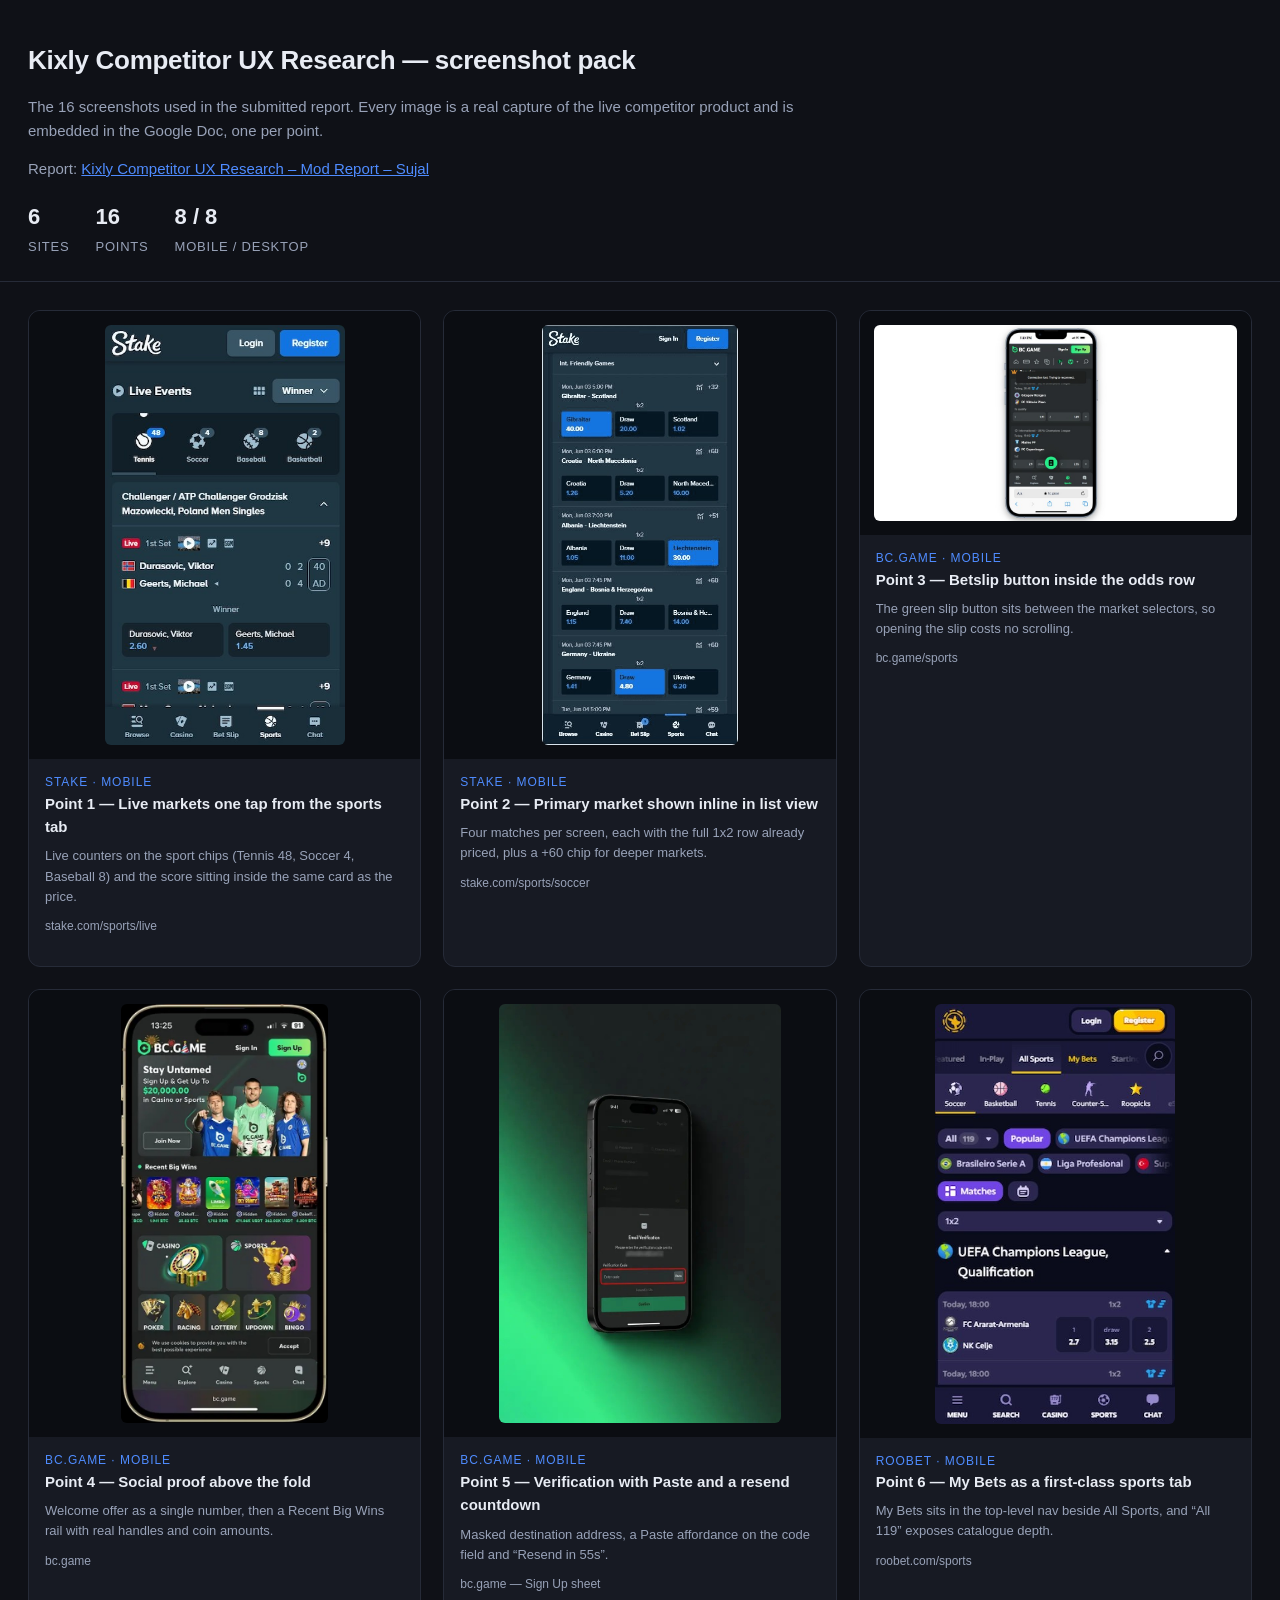
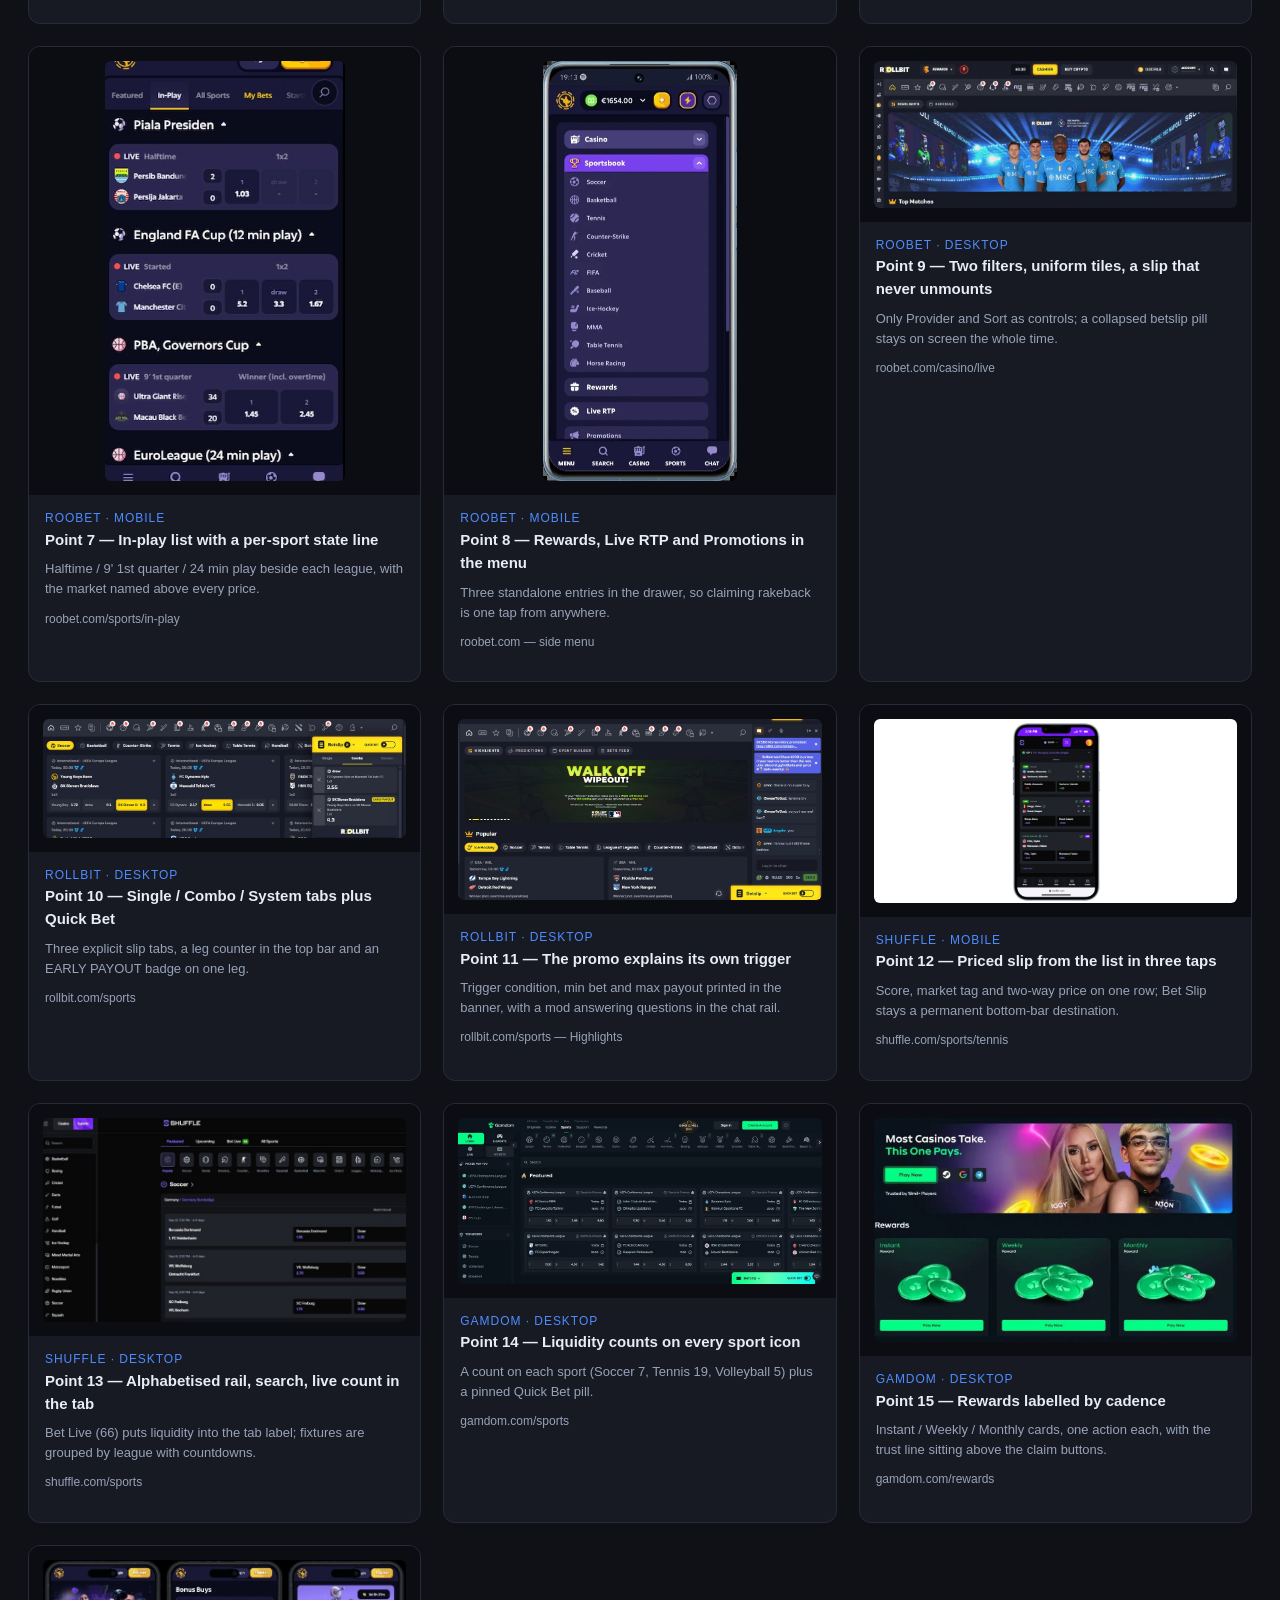
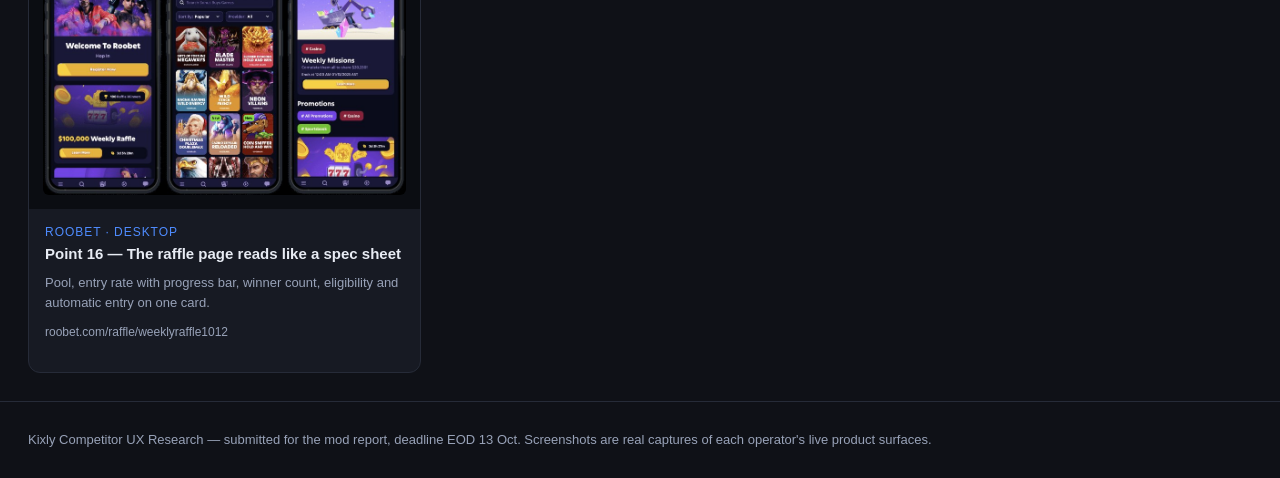
<file: index.html>
<!DOCTYPE html>
<html lang="en">
<head>
<meta charset="utf-8">
<meta name="viewport" content="width=device-width, initial-scale=1">
<title>Kixly Competitor UX Research — screenshots</title>
<style>
  :root { --bg:#0f1117; --card:#171a23; --line:#262b38; --txt:#e8ecf4; --mut:#98a2b8; --acc:#4f8cff; }
  * { box-sizing:border-box; }
  body { margin:0; background:var(--bg); color:var(--txt);
         font:15px/1.55 -apple-system,BlinkMacSystemFont,"Segoe UI",Roboto,Helvetica,Arial,sans-serif; }
  header { padding:40px 28px 24px; border-bottom:1px solid var(--line); }
  h1 { margin:0 0 8px; font-size:26px; letter-spacing:-.3px; }
  .sub { color:var(--mut); max-width:820px; }
  .sub a { color:var(--acc); }
  .stats { display:flex; gap:26px; margin-top:20px; flex-wrap:wrap; }
  .stat b { display:block; font-size:22px; }
  .stat span { color:var(--mut); font-size:13px; text-transform:uppercase; letter-spacing:.06em; }
  main { padding:28px; display:grid; gap:22px;
         grid-template-columns:repeat(auto-fill,minmax(320px,1fr)); }
  .card { background:var(--card); border:1px solid var(--line); border-radius:12px;
          overflow:hidden; display:flex; flex-direction:column; }
  .shot { background:#0b0d12; display:flex; align-items:center; justify-content:center; padding:14px; }
  .shot img { max-width:100%; max-height:420px; border-radius:6px; display:block; }
  .meta { padding:14px 16px 18px; }
  .pt { font-weight:600; font-size:15px; margin:0 0 4px; }
  .site { color:var(--acc); font-size:12px; text-transform:uppercase; letter-spacing:.08em; }
  .note { color:var(--mut); font-size:13px; margin:8px 0 0; }
  .url { margin-top:10px; font-size:12px; }
  .url a { color:var(--mut); text-decoration:none; word-break:break-all; }
  .url a:hover { color:var(--acc); }
  footer { padding:28px; color:var(--mut); border-top:1px solid var(--line); font-size:13px; }
</style>
</head>
<body>
<header>
  <h1>Kixly Competitor UX Research — screenshot pack</h1>
  <p class="sub">The 16 screenshots used in the submitted report. Every image is a real capture of the live
     competitor product and is embedded in the Google Doc, one per point.</p>
  <p class="sub">Report: <a href="https://docs.google.com/document/d/1B8rOnlHMYTDdtxUpPR-1sgoUbw02rRYSZQUYc0k0mlQ/edit">Kixly Competitor UX Research – Mod Report – Sujal</a></p>
  <div class="stats">
    <div class="stat"><b>6</b><span>sites</span></div>
    <div class="stat"><b>16</b><span>points</span></div>
    <div class="stat"><b>8 / 8</b><span>mobile / desktop</span></div>
  </div>
</header>
<main>

  <div class="card">
    <div class="shot"><img src="screenshots/01_stake_mobile_live_soccer.jpg" alt="Stake live sports"></div>
    <div class="meta"><div class="site">Stake · mobile</div><p class="pt">Point 1 — Live markets one tap from the sports tab</p>
      <p class="note">Live counters on the sport chips (Tennis 48, Soccer 4, Baseball 8) and the score sitting inside the same card as the price.</p>
      <p class="url"><a href="https://stake.com/sports/live">stake.com/sports/live</a></p></div>
  </div>

  <div class="card">
    <div class="shot"><img src="screenshots/02_stake_mobile_market_density.jpg" alt="Stake market density"></div>
    <div class="meta"><div class="site">Stake · mobile</div><p class="pt">Point 2 — Primary market shown inline in list view</p>
      <p class="note">Four matches per screen, each with the full 1x2 row already priced, plus a +60 chip for deeper markets.</p>
      <p class="url"><a href="https://stake.com/sports/soccer">stake.com/sports/soccer</a></p></div>
  </div>

  <div class="card">
    <div class="shot"><img src="screenshots/03_bcgame_mobile_quickbet_fab.jpg" alt="BC.Game quick bet"></div>
    <div class="meta"><div class="site">BC.Game · mobile</div><p class="pt">Point 3 — Betslip button inside the odds row</p>
      <p class="note">The green slip button sits between the market selectors, so opening the slip costs no scrolling.</p>
      <p class="url"><a href="https://bc.game/sports">bc.game/sports</a></p></div>
  </div>

  <div class="card">
    <div class="shot"><img src="screenshots/04_bcgame_mobile_home_bigwins.jpg" alt="BC.Game home big wins"></div>
    <div class="meta"><div class="site">BC.Game · mobile</div><p class="pt">Point 4 — Social proof above the fold</p>
      <p class="note">Welcome offer as a single number, then a Recent Big Wins rail with real handles and coin amounts.</p>
      <p class="url"><a href="https://bc.game/">bc.game</a></p></div>
  </div>

  <div class="card">
    <div class="shot"><img src="screenshots/05_bcgame_mobile_email_verification.jpg" alt="BC.Game verification"></div>
    <div class="meta"><div class="site">BC.Game · mobile</div><p class="pt">Point 5 — Verification with Paste and a resend countdown</p>
      <p class="note">Masked destination address, a Paste affordance on the code field and “Resend in 55s”.</p>
      <p class="url"><a href="https://bc.game/">bc.game — Sign Up sheet</a></p></div>
  </div>

  <div class="card">
    <div class="shot"><img src="screenshots/06_roobet_mobile_nav_mybets.jpg" alt="Roobet My Bets tab"></div>
    <div class="meta"><div class="site">Roobet · mobile</div><p class="pt">Point 6 — My Bets as a first-class sports tab</p>
      <p class="note">My Bets sits in the top-level nav beside All Sports, and “All 119” exposes catalogue depth.</p>
      <p class="url"><a href="https://roobet.com/sports">roobet.com/sports</a></p></div>
  </div>

  <div class="card">
    <div class="shot"><img src="screenshots/07_roobet_mobile_inplay.jpg" alt="Roobet in-play"></div>
    <div class="meta"><div class="site">Roobet · mobile</div><p class="pt">Point 7 — In-play list with a per-sport state line</p>
      <p class="note">Halftime / 9' 1st quarter / 24 min play beside each league, with the market named above every price.</p>
      <p class="url"><a href="https://roobet.com/sports/in-play">roobet.com/sports/in-play</a></p></div>
  </div>

  <div class="card">
    <div class="shot"><img src="screenshots/08_roobet_mobile_drawer_rewards.jpg" alt="Roobet drawer"></div>
    <div class="meta"><div class="site">Roobet · mobile</div><p class="pt">Point 8 — Rewards, Live RTP and Promotions in the menu</p>
      <p class="note">Three standalone entries in the drawer, so claiming rakeback is one tap from anywhere.</p>
      <p class="url"><a href="https://roobet.com/">roobet.com — side menu</a></p></div>
  </div>

  <div class="card">
    <div class="shot"><img src="screenshots/09_roobet_desktop_livecasino_betslip.jpg" alt="Roobet live casino"></div>
    <div class="meta"><div class="site">Roobet · desktop</div><p class="pt">Point 9 — Two filters, uniform tiles, a slip that never unmounts</p>
      <p class="note">Only Provider and Sort as controls; a collapsed betslip pill stays on screen the whole time.</p>
      <p class="url"><a href="https://roobet.com/casino/live">roobet.com/casino/live</a></p></div>
  </div>

  <div class="card">
    <div class="shot"><img src="screenshots/10_rollbit_desktop_quickbet_combo.jpg" alt="Rollbit quick bet"></div>
    <div class="meta"><div class="site">Rollbit · desktop</div><p class="pt">Point 10 — Single / Combo / System tabs plus Quick Bet</p>
      <p class="note">Three explicit slip tabs, a leg counter in the top bar and an EARLY PAYOUT badge on one leg.</p>
      <p class="url"><a href="https://rollbit.com/sports">rollbit.com/sports</a></p></div>
  </div>

  <div class="card">
    <div class="shot"><img src="screenshots/11_rollbit_desktop_promo_betsfeed.jpg" alt="Rollbit promo"></div>
    <div class="meta"><div class="site">Rollbit · desktop</div><p class="pt">Point 11 — The promo explains its own trigger</p>
      <p class="note">Trigger condition, min bet and max payout printed in the banner, with a mod answering questions in the chat rail.</p>
      <p class="url"><a href="https://rollbit.com/sports">rollbit.com/sports — Highlights</a></p></div>
  </div>

  <div class="card">
    <div class="shot"><img src="screenshots/12_shuffle_mobile_tennis_betslip.jpg" alt="Shuffle tennis"></div>
    <div class="meta"><div class="site">Shuffle · mobile</div><p class="pt">Point 12 — Priced slip from the list in three taps</p>
      <p class="note">Score, market tag and two-way price on one row; Bet Slip stays a permanent bottom-bar destination.</p>
      <p class="url"><a href="https://shuffle.com/sports/tennis">shuffle.com/sports/tennis</a></p></div>
  </div>

  <div class="card">
    <div class="shot"><img src="screenshots/13_shuffle_desktop_sportsbook.jpg" alt="Shuffle sportsbook"></div>
    <div class="meta"><div class="site">Shuffle · desktop</div><p class="pt">Point 13 — Alphabetised rail, search, live count in the tab</p>
      <p class="note">Bet Live (66) puts liquidity into the tab label; fixtures are grouped by league with countdowns.</p>
      <p class="url"><a href="https://shuffle.com/sports">shuffle.com/sports</a></p></div>
  </div>

  <div class="card">
    <div class="shot"><img src="screenshots/14_gamdom_desktop_sports_hub.jpg" alt="Gamdom sports hub"></div>
    <div class="meta"><div class="site">Gamdom · desktop</div><p class="pt">Point 14 — Liquidity counts on every sport icon</p>
      <p class="note">A count on each sport (Soccer 7, Tennis 19, Volleyball 5) plus a pinned Quick Bet pill.</p>
      <p class="url"><a href="https://gamdom.com/sports">gamdom.com/sports</a></p></div>
  </div>

  <div class="card">
    <div class="shot"><img src="screenshots/15_gamdom_desktop_rewards_tiers.jpg" alt="Gamdom rewards"></div>
    <div class="meta"><div class="site">Gamdom · desktop</div><p class="pt">Point 15 — Rewards labelled by cadence</p>
      <p class="note">Instant / Weekly / Monthly cards, one action each, with the trust line sitting above the claim buttons.</p>
      <p class="url"><a href="https://gamdom.com/rewards">gamdom.com/rewards</a></p></div>
  </div>

  <div class="card">
    <div class="shot"><img src="screenshots/16_roobet_desktop_raffle_breakdown.jpg" alt="Roobet raffle"></div>
    <div class="meta"><div class="site">Roobet · desktop</div><p class="pt">Point 16 — The raffle page reads like a spec sheet</p>
      <p class="note">Pool, entry rate with progress bar, winner count, eligibility and automatic entry on one card.</p>
      <p class="url"><a href="https://roobet.com/raffle/weeklyraffle1012">roobet.com/raffle/weeklyraffle1012</a></p></div>
  </div>

</main>
<footer>
  Kixly Competitor UX Research — submitted for the mod report, deadline EOD 13 Oct.
  Screenshots are real captures of each operator's live product surfaces.
</footer>
</body>
</html>
</file>
